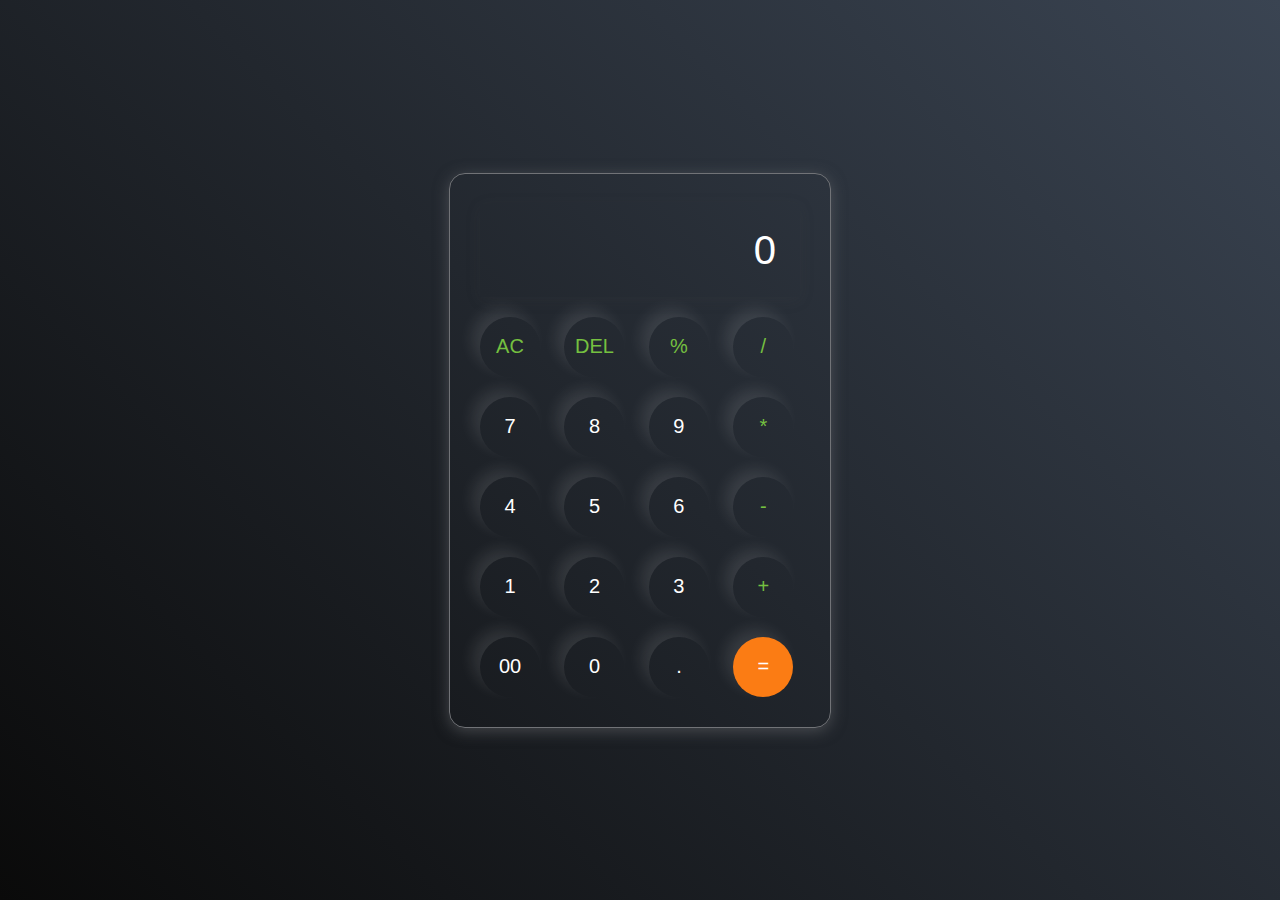
<file: Basic Calculator/index.html>
<!DOCTYPE html>
<html lang="en">

<head>
    <meta charset="UTF-8">
    <meta name="viewport" content="width=device-width, initial-scale=1.0">
    <title>Calculator!</title>
    <link rel="stylesheet" href="style.css">
</head>

<body>
    <div class="calculator">
        <input type="text" placeholder="0" id="inputBox">
        <div>
            <button class="operator">AC</button>
            <button class="operator">DEL</button>
            <button class="operator">%</button>
            <button class="operator">/</button>
        </div>
        <div>
            <button>7</button>
            <button>8</button>
            <button>9</button>
            <button class="operator">*</button>
        </div>
        <div>
            <button>4</button>
            <button>5</button>
            <button>6</button>
            <button class="operator">-</button>
        </div>
        <div>
            <button>1</button>
            <button>2</button>
            <button>3</button>
            <button class="operator">+</button>
        </div>
        <div>
            <button>00</button>
            <button>0</button>
            <button>.</button>
            <button class="equalBtn">=</button>
        </div>

    </div>
    <script src="script.js"></script>
</body>

</html>
</file>
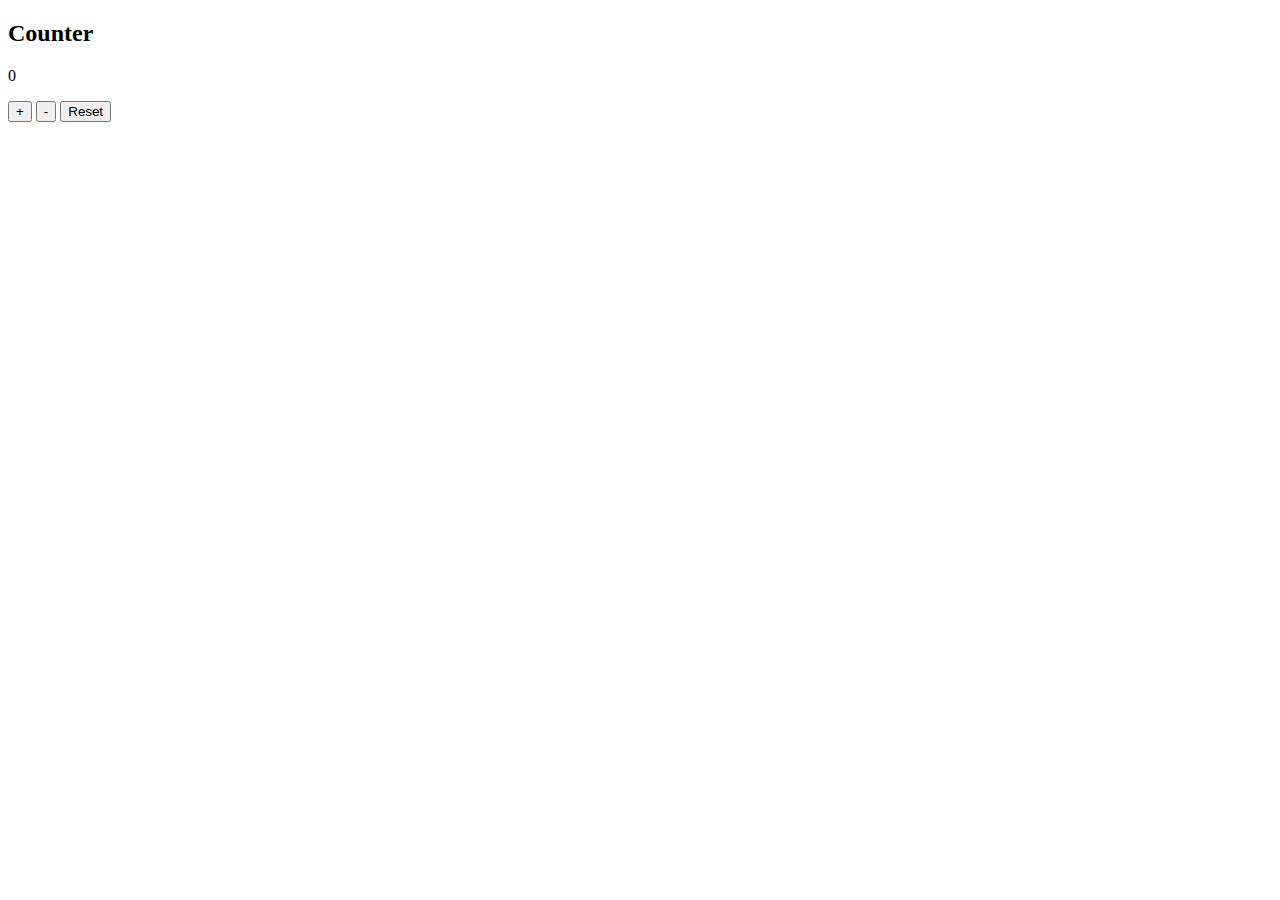
<file: Project_1/index.html>
<!DOCTYPE html>
<html lang="en">
<head>
    <meta charset="UTF-8">
    <meta name="viewport" content="width=device-width, initial-scale=1.0">
    <title>COUNTER APP</title>
</head>
<body>
    <H2>Counter</H2>
    <p id="count">0</p>

    <button onclick="increase()">+</button>
    <button onclick="decrease()">-</button>
    <button onclick="reset()">Reset</button>

    <script>
        let count = 0;

        function increase() {
            count++;
            document.getElementById("count").innerText = count;
        }
         function decrease() {
            count--;
            document.getElementById("count").innerText = count;
        }
         function reset() {
            count = 0;
            document.getElementById("count").innerText = count;
        }
    </script>
</body>
</html>
</file>
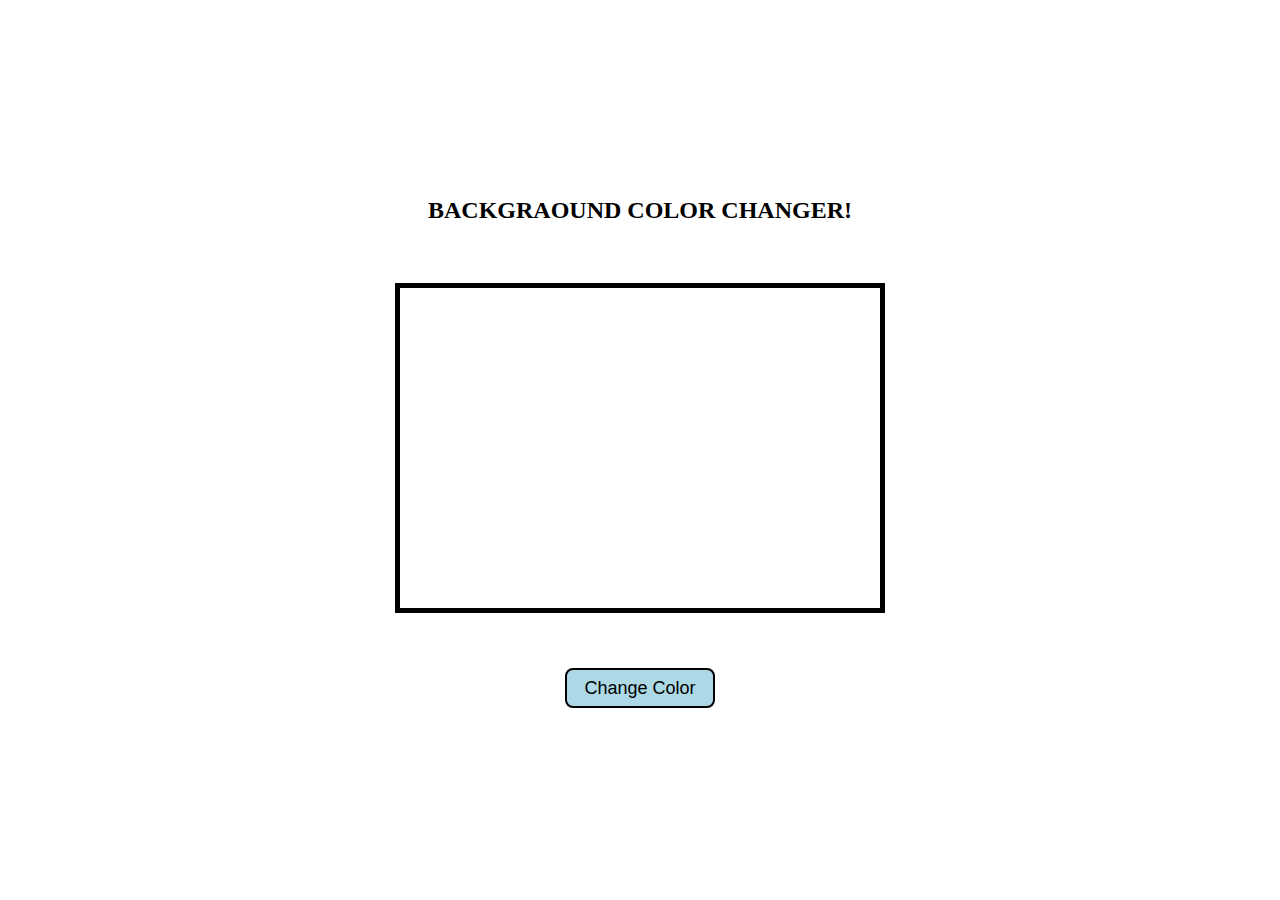
<file: Project_2/index.html>
<!DOCTYPE html>
<html lang="en">

<head>
    <meta charset="UTF-8">
    <meta name="viewport" content="width=device-width, initial-scale=1.0">
    <title>BACKGRAOUND COLOR CHANGER!</title>
    <style>
        #box {
            height: 20rem;
            width: 30rem;
            border: 5px solid black;
            margin: 40px auto;
        }
        body {
  
  display: flex;
  justify-content: center;  /* horizontal */
  align-items: center;      /* vertical */
  height: 100vh;            /* take full screen height */
  margin: 0;
  flex-direction: column;   /* so h2, box, button stack vertically */

}
#btn {
  border: 2px solid black;
  margin: 15px;
  width: 150px;     /* set button width */
  height: 40px;     /* set button height */
  font-size: 18px;  /* resize the text inside */
  border-radius: 8px; /* optional: rounded corners */
  background-color: lightblue; /* optional: background */

}
    </style>
</head>

<body>
    <h2 id="heading">BACKGRAOUND COLOR CHANGER!</h2>
    <div id="box"></div>

    <button onclick="changeColor()" id="btn">Change Color</button>

    <script>

        function changeColor() {
            let colors = ["grey", "skyblue", "green", "yellow", "purple"];
            let colors2 = ["grey", "skyblue", "green", "yellow", "purple"];

            let randomIndex = Math.floor(Math.random() * colors.length);
            let randomIndex2 = Math.floor(Math.random() * colors2.length);

            document.body.style.backgroundColor = colors[randomIndex];
            document.getElementById("box").style.backgroundColor = colors2[randomIndex2];
        }

    </script>
</body>

</html>
</file>
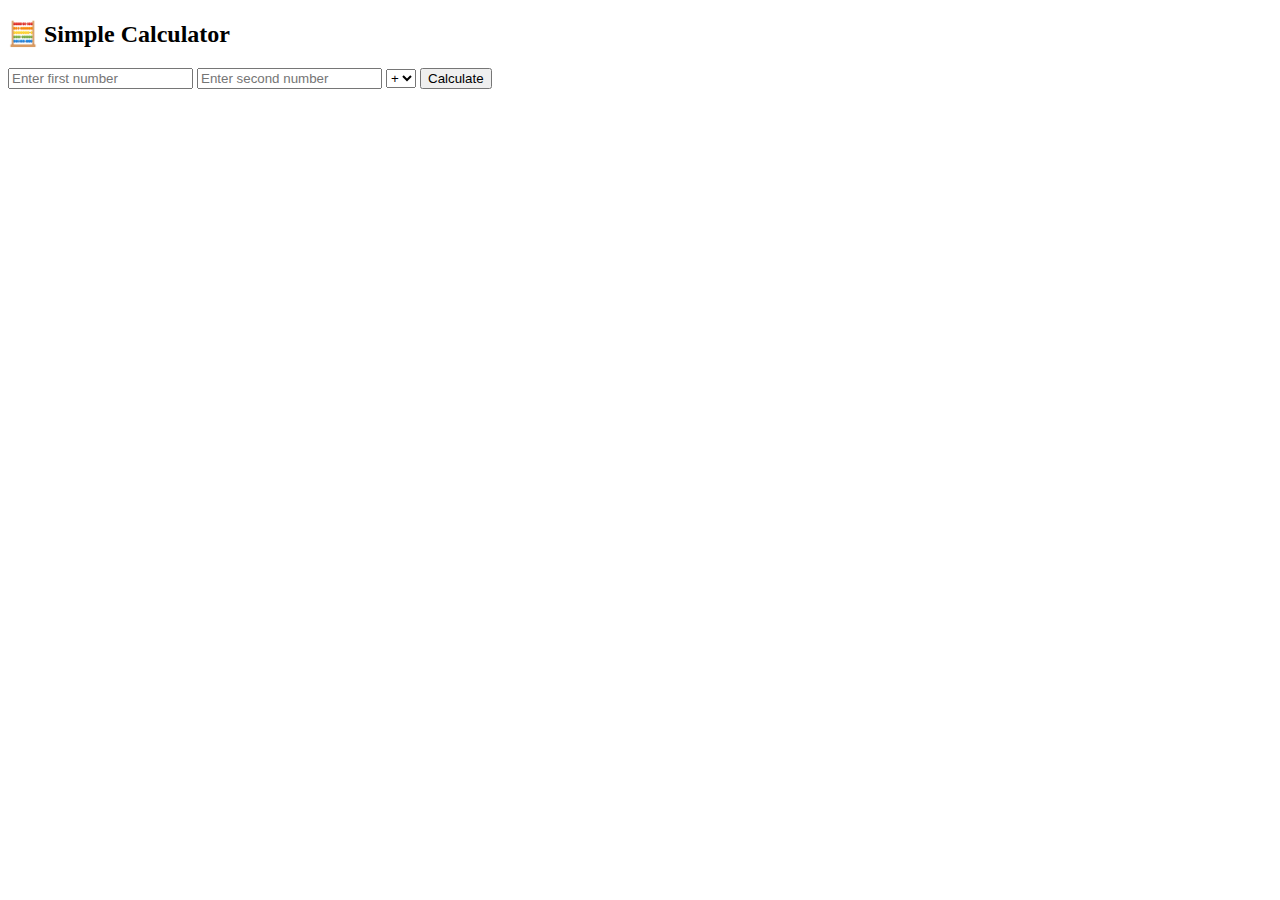
<file: Project_3/index.html>
<!DOCTYPE html>
<html lang="en">

<head>
  <meta charset="UTF-8">
  <meta name="viewport" content="width=device-width, initial-scale=1.0">
  <title>Simple Calculator</title>
</head>

<body>
  <h2>🧮 Simple Calculator</h2>

  <input type="number" id="num1" placeholder="Enter first number">
  <input type="number" id="num2" placeholder="Enter second number">

  <select id="operation">
    <option value="add">+</option>
    <option value="sub">-</option>
    <option value="mul">×</option>
    <option value="div">÷</option>
  </select>

  <button onclick="calculate()">Calculate</button>

  <p id="result"></p>

  <script>
    function calculate() {
      // Step 1: Get user inputs
      let number1 = parseFloat(document.getElementById("num1").value);
      let number2 = parseFloat(document.getElementById("num2").value);
      let op = document.getElementById("operation").value;
      let result;

      // Step 2: Perform operation using conditions
      if (op === "add") {
        result = number1 + number2;
      } else if (op === "sub") {
        result = number1 - number2;
      } else if (op === "mul") {
        result = number1 * number2;
      } else if (op === "div") {
        if (number2 === 0) {
          result = "❌ Cannot divide by zero";
        } else {
          result = number1 / number2;
        }
      }

      // Step 3: Show result
      document.getElementById("result").innerText = "Result: " + result;
    }
  </script>
</body>

</html>
</file>
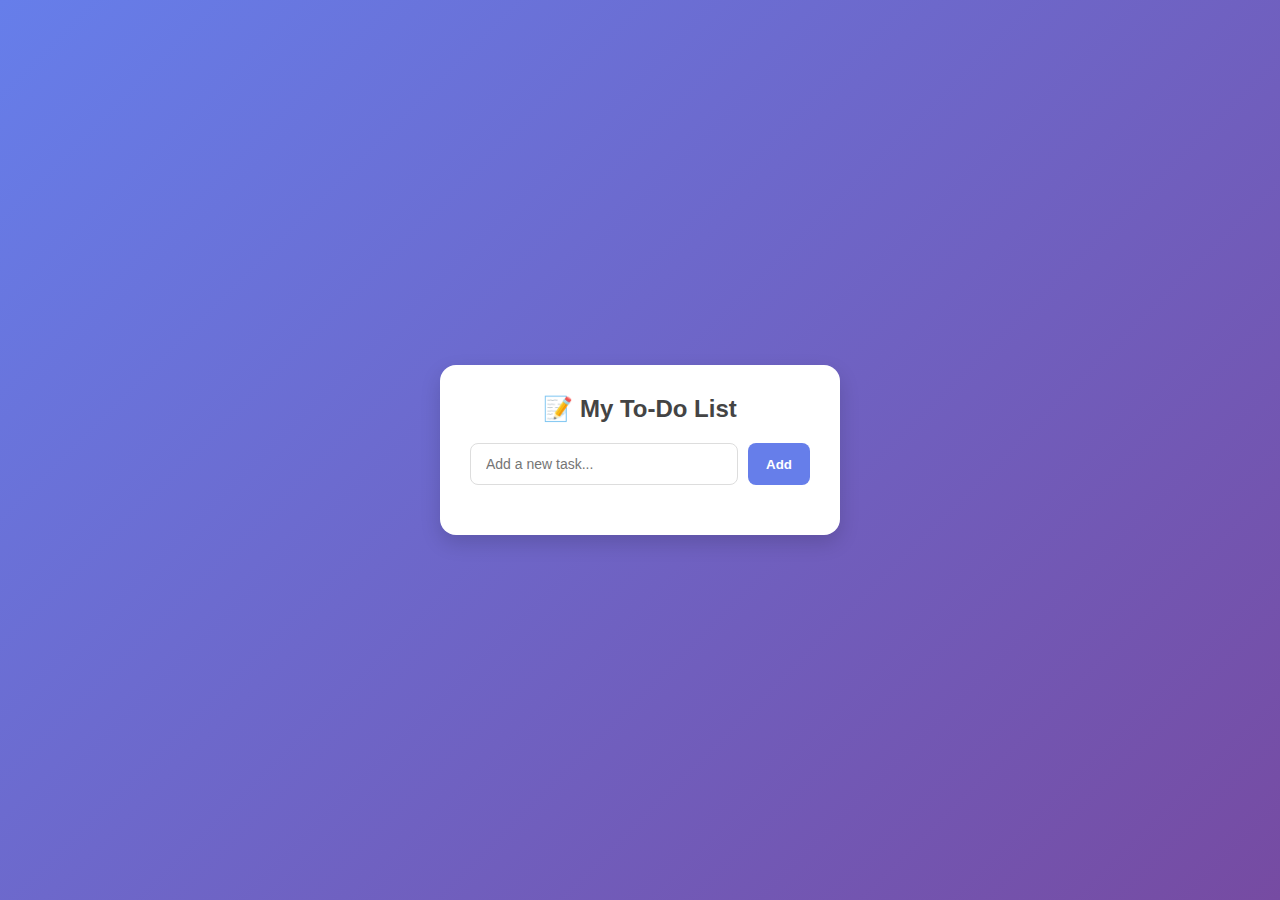
<file: Project_4/index.html>
<!DOCTYPE html>
<html lang="en">
<head>
  <meta charset="UTF-8">
  <title>To-Do App</title>
  <style>
    /* Reset */
    * {
      box-sizing: border-box;
      margin: 0;
      padding: 0;
    }

    body {
      font-family: "Poppins", sans-serif;
      background: linear-gradient(135deg, #667eea, #764ba2);
      color: #333;
      display: flex;
      justify-content: center;
      align-items: center;
      min-height: 100vh;
    }

    .container {
      background: #fff;
      padding: 30px;
      border-radius: 16px;
      box-shadow: 0 8px 20px rgba(0,0,0,0.15);
      width: 100%;
      max-width: 400px;
      animation: fadeIn 0.8s ease-in-out;
    }

    h2 {
      text-align: center;
      margin-bottom: 20px;
      color: #444;
    }

    .input-row {
      display: flex;
      gap: 10px;
      margin-bottom: 20px;
    }

    input {
      flex: 1;
      padding: 12px 15px;
      border-radius: 8px;
      border: 1px solid #ddd;
      font-size: 14px;
      outline: none;
      transition: 0.3s;
    }

    input:focus {
      border-color: #667eea;
      box-shadow: 0 0 5px rgba(102,126,234,0.5);
    }

    button {
      background: #667eea;
      color: white;
      border: none;
      padding: 12px 18px;
      border-radius: 8px;
      cursor: pointer;
      transition: 0.3s;
      font-weight: 600;
    }

    button:hover {
      background: #556cd6;
    }

    ul {
      list-style: none;
      margin-top: 15px;
    }

    li {
      background: #f9f9f9;
      padding: 12px 15px;
      margin-bottom: 10px;
      border-radius: 8px;
      display: flex;
      justify-content: space-between;
      align-items: center;
      font-size: 15px;
      transition: 0.3s;
    }

    li:hover {
      transform: scale(1.02);
      background: #f1f1f1;
    }

    .completed {
      text-decoration: line-through;
      opacity: 0.6;
    }

    .delete-btn {
      background: #ff4d4d;
      border: none;
      color: white;
      font-size: 12px;
      border-radius: 50%;
      width: 28px;
      height: 28px;
      cursor: pointer;
      display: flex;
      align-items: center;
      justify-content: center;
      transition: 0.3s;
    }

    .delete-btn:hover {
      background: #e63939;
      transform: rotate(90deg);
    }

    @keyframes fadeIn {
      from { opacity: 0; transform: translateY(20px); }
      to { opacity: 1; transform: translateY(0); }
    }
  </style>
</head>
<body>
  <div class="container">
    <h2>📝 My To-Do List</h2>

    <div class="input-row">
      <input id="taskInput" placeholder="Add a new task...">
      <button id="addBtn">Add</button>
    </div>

    <ul id="taskList"></ul>
  </div>

  <script>
    const input = document.getElementById("taskInput");
    const addBtn = document.getElementById("addBtn");
    const taskList = document.getElementById("taskList");

    addBtn.addEventListener("click", addTask);
    input.addEventListener("keydown", function(e) {
      if (e.key === "Enter") addTask();
    });

    function addTask() {
      let text = input.value.trim();
      if (text === "") return alert("Please type a task!");

      let li = document.createElement("li");
      li.innerText = text;

      let del = document.createElement("button");
      del.innerText = "✕";
      del.className = "delete-btn";

      del.addEventListener("click", function(e) {
        e.stopPropagation();
        li.remove();
        saveTasks();
      });

      li.addEventListener("click", function() {
        li.classList.toggle("completed");
        saveTasks();
      });

      li.appendChild(del);
      taskList.appendChild(li);

      input.value = "";
      saveTasks();
    }

    function saveTasks() {
      const items = [];
      document.querySelectorAll("#taskList li").forEach(li => {
        const text = li.childNodes[0].nodeValue;
        const completed = li.classList.contains("completed");
        items.push({ text, completed });
      });
      localStorage.setItem("tasks", JSON.stringify(items));
    }

    function loadTasks() {
      const data = localStorage.getItem("tasks");
      if (!data) return;
      const items = JSON.parse(data);
      items.forEach(item => {
        let li = document.createElement("li");
        li.innerText = item.text;

        let del = document.createElement("button");
        del.innerText = "✕";
        del.className = "delete-btn";
        del.addEventListener("click", function(e) {
          e.stopPropagation();
          li.remove();
          saveTasks();
        });

        li.addEventListener("click", function() {
          li.classList.toggle("completed");
          saveTasks();
        });

        if (item.completed) li.classList.add("completed");

        li.appendChild(del);
        taskList.appendChild(li);
      });
    }

    loadTasks();
  </script>
</body>
</html>
</file>
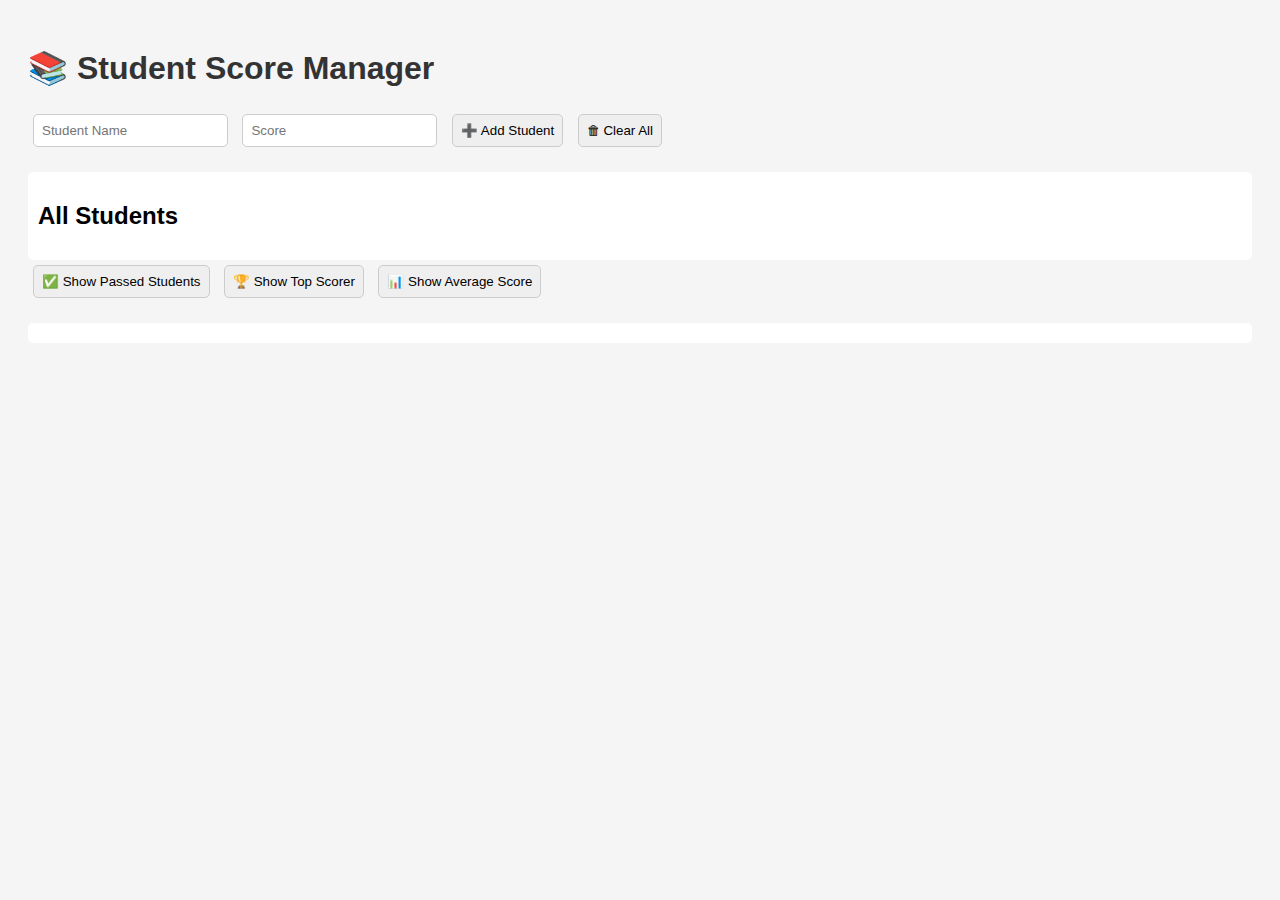
<file: Student_Scores/index.html>
<!DOCTYPE html>
<html>

<head>
    <title>Student Score Manager</title>
    <style>
        body {
            font-family: Arial;
            padding: 20px;
            background: #f5f5f5;
        }

        input,
        button {
            padding: 8px;
            margin: 5px;
            border-radius: 5px;
            border: 1px solid #ccc;
        }

        button {
            cursor: pointer;
        }

        h1 {
            color: #333;
        }

        ul {
            list-style: inside disc;
        }

        .student-list,
        #result {
            margin-top: 20px;
            padding: 10px;
            background: white;
            border-radius: 5px;
        }
    </style>
</head>

<body>
    <h1>📚 Student Score Manager</h1>

    <input type="text" id="studentName" placeholder="Student Name">
    <input type="number" id="studentScore" placeholder="Score">
    <button onclick="addStudent()">➕ Add Student</button>
    <button onclick="clearStudents()">🗑 Clear All</button>

    <div class="student-list">
        <h2>All Students</h2>
        <ul id="studentList"></ul>
    </div>

    <button onclick="showPassed()">✅ Show Passed Students</button>
    <button onclick="showTopScorer()">🏆 Show Top Scorer</button>
    <button onclick="showAverage()">📊 Show Average Score</button>

    <div id="result"></div>

    <script src="script.js"></script>
</body>

</html>
</file>
<file: Basic Calculator/style.css>
* {
    margin: 0;
    padding: 0;
    box-sizing: border-box;
    font-family: sans-serif;
}

body {
    width: 100%;
    height: 100vh;
    display: flex;
    justify-content: center;
    align-items: center;
    background: linear-gradient(45deg, #0a0a0a, #3a4452);
}

.calculator {
    border: 1px solid #717377;
    padding: 20px;
    border-radius: 16px;
    background-color: transparent;
    box-shadow: 0px 3px 15px rgba(113, 115, 119, 0.5);
}

input {
    width: 320px;
    border: none;
    padding: 24px;
    margin: 10px;
    background: transparent;
    box-shadow: 0px 3px 15px rgba(84, 84, 84, 0.1);
    font-size: 40px;
    text-align: right;
    cursor: pointer;
    color: white;
}

input::placeholder {
    color: #ffffff;
}

button {
    border: none;
    width: 60px;
    height: 60px;
    margin: 10px;
    border-radius: 50%;
    background: transparent;
    color: #ffffff;
    font-size: 20px;
    box-shadow: -8px -8px 15px rgba(255, 255, 255, 0.1);
    cursor: pointer;
}

.equalBtn {
    background-color: #fb7c14;
}

.operator {
    color: #75c040;
}
</file>
